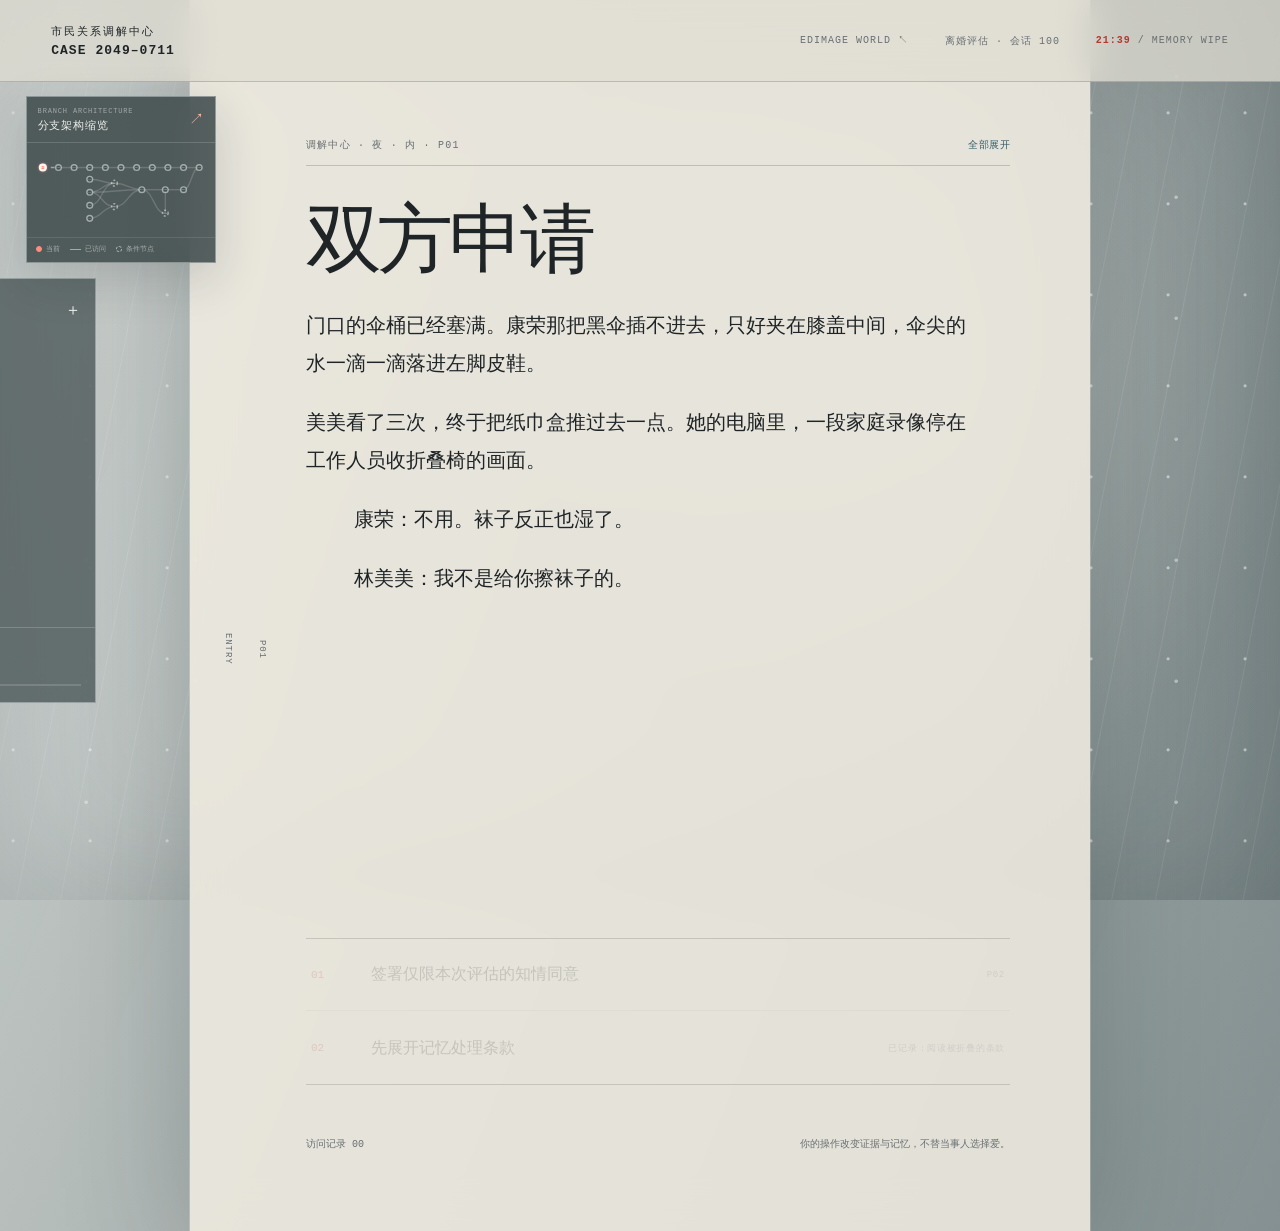
<file: love/index.html>
<!doctype html>
<html lang="zh-CN">
  <head>
    <meta charset="UTF-8" />
    <meta name="viewport" content="width=device-width, initial-scale=1.0" />
    <meta name="theme-color" content="#d8d2c8" />
    <meta name="description" content="《爱情万岁》互动影游：十次关系模拟，一次不可代替的决定。" />
    <title>爱情万岁｜EDIMAGE WORLD</title>
    <link rel="stylesheet" href="./styles.css" />
  </head>
  <body>
    <div class="rain" aria-hidden="true"></div>
    <div class="glass" aria-hidden="true"></div>

    <aside class="branch-atlas" id="branchAtlas" aria-label="分支架构缩览图">
      <button class="atlas-head" id="atlasToggle" type="button" aria-expanded="false">
        <span><small>BRANCH ARCHITECTURE</small><strong>分支架构缩览</strong></span>
        <i aria-hidden="true">↗</i>
      </button>
      <div class="atlas-viewport">
        <svg id="branchGraph" viewBox="0 0 660 300" role="img" aria-label="从申请、十次实验到四个结局的分支结构"></svg>
      </div>
      <div class="atlas-foot"><span><i class="atlas-dot current"></i>当前</span><span><i class="atlas-line active"></i>已访问</span><span><i class="atlas-dot locked"></i>条件节点</span></div>
    </aside>

    <aside class="experiment-map" id="experimentMap" aria-label="实验进程">
      <button class="map-head" id="mapToggle" type="button" aria-expanded="false">
        <span class="map-pulse" aria-hidden="true"></span>
        <span><small>RELATIONSHIP TEST</small><strong id="mapTitle">会话 100</strong></span>
        <i>＋</i>
      </button>
      <ol id="mapList" class="map-list"></ol>
      <div class="map-detail" id="mapDetail"></div>
    </aside>

    <header class="masthead">
      <button class="case-mark" id="resetButton" type="button" aria-label="重新开始">
        <span>市民关系调解中心</span>
        <strong>CASE 2049–0711</strong>
      </button>
      <div class="session-meta">
        <a href="/">EDIMAGE WORLD ↖</a>
        <span id="sessionLabel">离婚评估 · 待处理</span>
        <span><b id="clock">21:40</b> / MEMORY WIPE</span>
      </div>
    </header>

    <main class="reader">
      <div class="rail" aria-hidden="true">
        <span id="nodeCode">P01</span>
        <i></i>
        <span id="roundCode">ENTRY</span>
      </div>

      <article class="scene" id="scene" aria-live="polite">
        <div class="scene-kicker"><span id="location">调解中心 · 夜 · 内</span><button id="revealAll" type="button">全部展开</button></div>
        <h1 id="title">载入申请</h1>
        <div class="scene-body" id="body"></div>
      </article>

      <nav class="choices" id="choices" aria-label="可执行操作"></nav>

      <footer class="reader-foot">
        <button id="logButton" type="button">访问记录 <span id="logCount">00</span></button>
        <p>你的操作改变证据与记忆，不替当事人选择爱。</p>
      </footer>
    </main>

    <section class="log-panel" id="logPanel" aria-hidden="true">
      <div class="log-head"><p>SESSION 100 / ACCESS LOG</p><button id="logClose" type="button" aria-label="关闭">×</button></div>
      <ol id="logList"></ol>
    </section>

    <dialog id="resetDialog">
      <form method="dialog">
        <p class="dialog-code">RESET SESSION 100</p>
        <h2>清除本次访问记录？</h2>
        <p>这只会重置浏览器中的本次体验，不会替故事中的人物清除记忆。</p>
        <div><button value="cancel">保留</button><button value="confirm">重新开始</button></div>
      </form>
    </dialog>

    <noscript>本互动影游需要 JavaScript 才能运行。</noscript>
    <script type="module" src="./app.js"></script>
  </body>
</html>
</file>
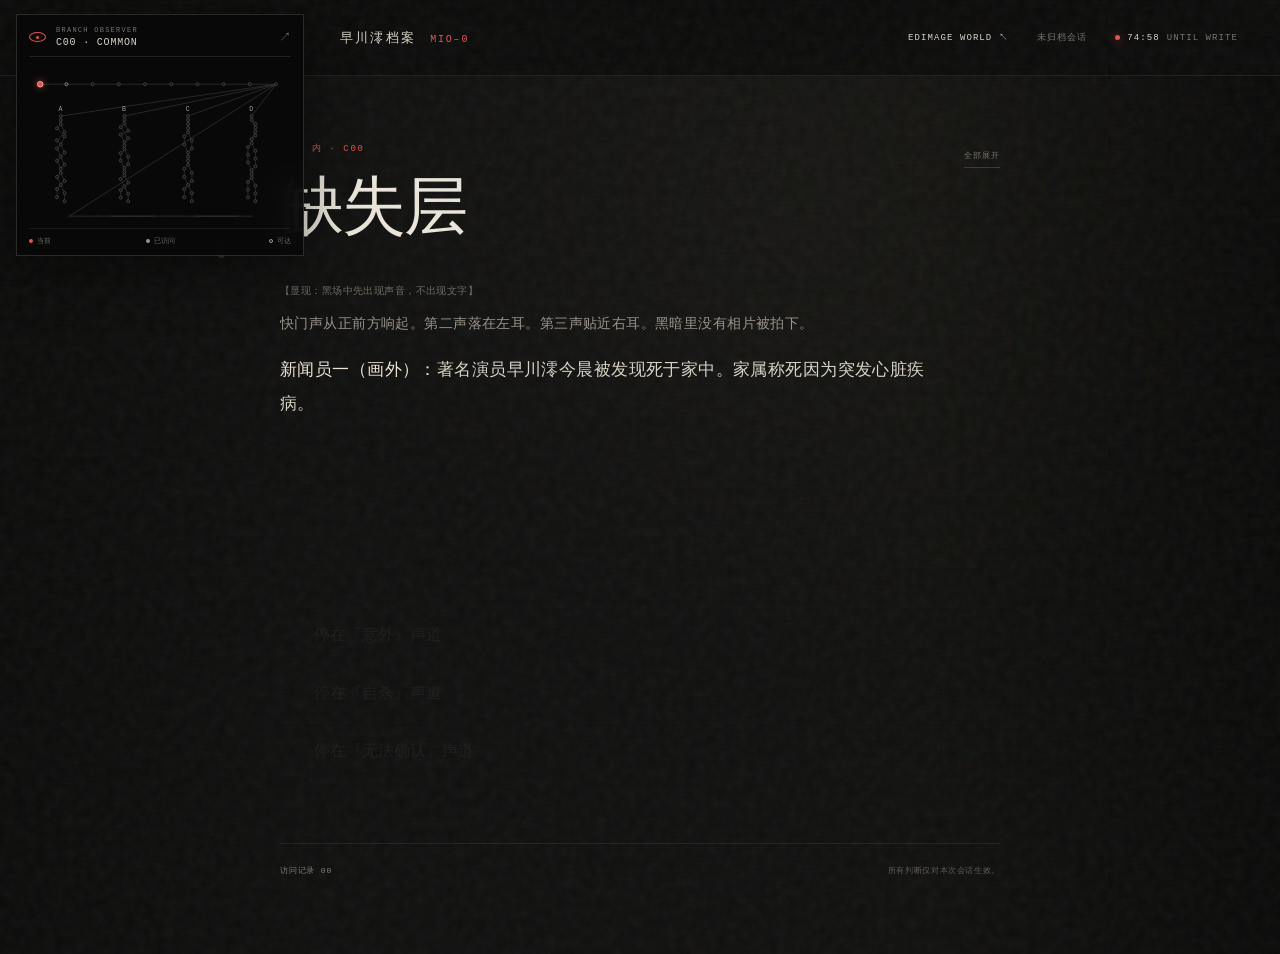
<file: mio/index.html>
<!doctype html>
<html lang="zh-CN">
  <head>
    <meta charset="UTF-8" />
    <meta name="viewport" content="width=device-width, initial-scale=1.0" />
    <meta name="theme-color" content="#10100f" />
    <title>关于澪的一切｜EDIMAGE WORLD</title>
    <link rel="stylesheet" href="./styles.css" />
  </head>
  <body>
    <div class="grain" aria-hidden="true"></div>

    <aside class="branch-monitor" id="branchMonitor" aria-label="分支观测器">
      <button class="monitor-head" id="monitorToggle" aria-expanded="false">
        <span class="monitor-eye" aria-hidden="true"></span>
        <span>
          <small>BRANCH OBSERVER</small>
          <strong id="monitorNode">C00 · ENTRY</strong>
        </span>
        <i>↗</i>
      </button>
      <svg id="branchGraph" viewBox="0 0 280 164" role="img" aria-label="当前剧情分支图"></svg>
      <div class="monitor-foot">
        <span><b class="dot current"></b>当前</span>
        <span><b class="dot visited"></b>已访问</span>
        <span><b class="dot available"></b>可达</span>
      </div>
      <div class="monitor-detail" id="monitorDetail"></div>
    </aside>

    <header class="masthead">
      <a class="wordmark" href="#" id="resetLink" aria-label="重新开始">
        <span>早川澪档案</span>
        <em>MIO–0</em>
      </a>
      <div class="session-meta">
        <a class="edimage-return" href="/">EDIMAGE WORLD ↖</a>
        <span id="routeLabel">未归档会话</span>
        <span class="countdown"><i></i><b id="countdown">45:00</b> UNTIL WRITE</span>
      </div>
    </header>

    <main class="reader" id="reader">
      <div class="chapter-index" aria-hidden="true">
        <span id="nodeIndex">C00</span>
        <span class="hairline"></span>
        <span id="progressIndex">001 / 115</span>
      </div>

      <article class="scene" id="scene" aria-live="polite">
        <p class="eyebrow" id="sceneEyebrow">缺失层 · 夜 · 内</p>
        <button class="reveal-control" id="revealControl" type="button">全部展开</button>
        <h1 id="sceneTitle">载入档案</h1>
        <div class="scene-body" id="sceneBody">
          <p>正在读取 MIO–0。</p>
        </div>
      </article>

      <nav class="choices" id="choices" aria-label="剧情选择"></nav>

      <footer class="reader-foot">
        <button id="historyToggle" class="text-button">访问记录 <span id="historyCount">00</span></button>
        <p>所有判断仅对本次会话生效。</p>
      </footer>
    </main>

    <section class="history-panel" id="historyPanel" aria-hidden="true">
      <div class="history-head">
        <p>ACCESS LOG / 本次访问记录</p>
        <button id="historyClose" aria-label="关闭访问记录">×</button>
      </div>
      <ol id="historyList"></ol>
    </section>

    <section class="exit-screen" id="exitScreen" aria-hidden="true">
      <p>SESSION CLOSED</p>
      <h2>你已经离开。</h2>
      <div>
        <button data-exit-action="resume">恢复体验</button>
        <button data-exit-action="log">查看退出日志</button>
      </div>
    </section>

    <noscript>本原型需要 JavaScript 才能运行。</noscript>
    <script type="module" src="./app-v04.js"></script>
  </body>
</html>
</file>
<file: love/styles.css>
:root {
  --paper: #d8d2c8;
  --paper-bright: #eee9df;
  --ink: #1f2527;
  --muted: #687073;
  --red: #b5382e;
  --blue: #355b69;
  --line: rgba(31, 37, 39, 0.2);
  --sans: "Helvetica Neue", "PingFang SC", "Noto Sans CJK SC", sans-serif;
  --serif: "Songti SC", "STSong", "Noto Serif CJK SC", Georgia, serif;
  --mono: "SFMono-Regular", Menlo, Monaco, monospace;
}
* { box-sizing: border-box; }
html { min-height: 100%; background: #7d8585; }
body { min-height: 100vh; margin: 0; color: var(--ink); font-family: var(--serif); background: linear-gradient(112deg, rgba(220,224,220,.78), rgba(129,142,143,.72)), radial-gradient(circle at 72% 30%, #d6d7d1 0 2%, transparent 32%), #8c9696; overflow-x: hidden; }
button, a { color: inherit; font: inherit; }
button { cursor: pointer; }
.rain, .glass { position: fixed; inset: 0; pointer-events: none; }
.rain { opacity: .25; background: repeating-linear-gradient(101deg, transparent 0 15px, rgba(255,255,255,.48) 16px, transparent 17px 43px); animation: rain 9s linear infinite; }
.glass { background: radial-gradient(circle at 17% 24%, rgba(255,255,255,.52) 0 1px, transparent 2px), radial-gradient(circle at 79% 63%, rgba(255,255,255,.42) 0 1.5px, transparent 2px), linear-gradient(90deg, rgba(255,255,255,.16), transparent 25%, transparent 76%, rgba(15,29,32,.12)); background-size: 77px 91px, 109px 121px, auto; box-shadow: inset 0 0 12vw rgba(26,41,44,.18); }
@keyframes rain { to { transform: translate3d(-60px, 70px, 0); } }
.masthead { position: fixed; z-index: 10; top: 0; left: 0; right: 0; height: 82px; display: flex; align-items: center; justify-content: space-between; gap: 24px; padding: 0 clamp(18px,4vw,62px); border-bottom: 1px solid var(--line); background: rgba(225,221,211,.74); backdrop-filter: blur(18px); }
.case-mark { border: 0; padding: 0; text-align: left; background: none; }
.case-mark span, .case-mark strong { display: block; }
.case-mark span { margin-bottom: 4px; font: 11px var(--sans); letter-spacing: .18em; }
.case-mark strong { font: 700 13px var(--mono); letter-spacing: .08em; }
.session-meta { display: flex; align-items: center; gap: clamp(12px,2.8vw,36px); color: var(--muted); font: 10px var(--mono); letter-spacing: .1em; text-transform: uppercase; }
.session-meta a { text-decoration: none; border-bottom: 1px solid transparent; }
.session-meta a:hover { border-color: currentColor; }
.session-meta b { color: var(--red); font-weight: 600; }
.reader { position: relative; z-index: 2; width: min(900px, calc(100% - 40px)); min-height: 100vh; margin: 0 auto; padding: 138px 80px 70px 116px; background: rgba(239,235,225,.87); box-shadow: 0 0 0 1px rgba(255,255,255,.22), 0 28px 120px rgba(20,31,33,.22); backdrop-filter: blur(22px); }
.rail { position: absolute; top: 151px; left: 33px; bottom: 84px; width: 44px; display: flex; flex-direction: column; align-items: center; gap: 12px; color: var(--muted); font: 9px var(--mono); letter-spacing: .1em; writing-mode: vertical-rl; }
.rail i { width: 1px; flex: 1; background: linear-gradient(var(--red), var(--line)); }
.scene { transition: opacity .18s ease, transform .18s ease; }
.scene.leaving { opacity: 0; transform: translateY(8px); }
.scene-kicker { display: flex; justify-content: space-between; align-items: center; gap: 20px; padding-bottom: 13px; border-bottom: 1px solid var(--line); color: var(--muted); font: 10px var(--mono); letter-spacing: .12em; text-transform: uppercase; }
.scene-kicker button { border: 0; padding: 0; color: var(--blue); background: none; font: inherit; letter-spacing: .05em; }
.scene h1 { max-width: 700px; margin: 36px 0 30px; font-size: clamp(36px,7vw,76px); font-weight: 400; letter-spacing: -.06em; line-height: .98; }
.scene-body { max-width: 660px; min-height: 280px; font-size: clamp(17px,2vw,20px); line-height: 1.9; }
.line { opacity: 0; transform: translateY(5px); margin: 0 0 1.05em; transition: opacity .4s ease, transform .4s ease; }
.line.shown { opacity: 1; transform: none; }
.line.dialogue { margin-left: 2.4em; }
.line.system { padding: 11px 0 11px 18px; border-left: 2px solid var(--red); color: var(--blue); font-family: var(--sans); font-size: .82em; letter-spacing: .03em; }
.choices { display: grid; gap: 1px; margin-top: 46px; border-top: 1px solid var(--ink); border-bottom: 1px solid var(--ink); transition: opacity .25s ease; }
.choices.locked { opacity: .16; pointer-events: none; }
.choice { min-height: 72px; display: grid; grid-template-columns: 46px 1fr auto; align-items: center; gap: 14px; padding: 12px 5px; border: 0; border-bottom: 1px solid var(--line); text-align: left; background: transparent; transition: padding .2s ease, background .2s ease; }
.choice:last-child { border-bottom: 0; }
.choice:hover, .choice:focus-visible { padding-left: 14px; outline: 0; background: rgba(181,56,46,.07); }
.choice b { color: var(--red); font: 11px var(--mono); }
.choice span { font-size: 16px; }
.choice small { color: var(--muted); font: 9px var(--mono); letter-spacing: .08em; text-transform: uppercase; }
.reader-foot { display: flex; justify-content: space-between; gap: 30px; align-items: center; margin-top: 42px; color: var(--muted); font: 10px var(--sans); }
.reader-foot button { border: 0; padding: 0; background: none; font-family: var(--mono); text-transform: uppercase; }
.branch-atlas { position: fixed; z-index: 14; top: 96px; left: clamp(12px,2vw,28px); width: 190px; color: #eef0eb; border: 1px solid rgba(255,255,255,.36); background: rgba(54,67,68,.82); box-shadow: 0 16px 45px rgba(21,30,32,.16); backdrop-filter: blur(18px); overflow: hidden; transition: width .38s cubic-bezier(.2,.8,.2,1), background .3s ease, box-shadow .3s ease; }
.branch-atlas.expanded { width: min(620px,calc(100vw - 56px)); background: rgba(43,55,57,.96); box-shadow: 0 28px 90px rgba(15,23,25,.38); }
.atlas-head { width: 100%; min-height: 46px; display: flex; align-items: center; justify-content: space-between; gap: 12px; padding: 8px 11px; border: 0; border-bottom: 1px solid rgba(255,255,255,.16); color: inherit; text-align: left; background: transparent; }
.atlas-head small, .atlas-head strong { display: block; }
.atlas-head small { opacity: .52; font: 7px var(--mono); letter-spacing: .12em; }
.atlas-head strong { margin-top: 3px; font: 11px var(--sans); font-weight: 500; letter-spacing: .08em; }
.atlas-head i { color: #ffad9f; font: normal 15px var(--mono); transition: transform .3s ease; }
.branch-atlas.expanded .atlas-head i { transform: rotate(180deg); }
.atlas-viewport { height: 94px; padding: 7px 8px 5px; transition: height .38s cubic-bezier(.2,.8,.2,1), padding .3s ease; }
.branch-atlas.expanded .atlas-viewport { height: 286px; padding: 14px 16px 8px; }
.atlas-viewport svg { display: block; width: 100%; height: 100%; overflow: visible; }
.branch-edge { fill: none; stroke: rgba(239,240,235,.19); stroke-width: 1.4; vector-effect: non-scaling-stroke; }
.branch-edge.active { stroke: #f28a78; stroke-width: 2.2; }
.branch-edge.available { stroke: rgba(255,255,255,.46); stroke-dasharray: 4 4; }
.branch-node circle { fill: #435456; stroke: rgba(238,240,235,.55); stroke-width: 1.4; vector-effect: non-scaling-stroke; }
.branch-node text { fill: rgba(238,240,235,.64); font: 8px var(--mono); text-anchor: middle; dominant-baseline: central; pointer-events: none; }
.branch-node.visited circle { fill: #cf6758; stroke: #ffd3ca; }
.branch-node.current circle { fill: #ff8d7b; stroke: #fff4ef; stroke-width: 2.4; filter: drop-shadow(0 0 5px rgba(255,141,123,.7)); }
.branch-node.current text { fill: #fff; font-weight: 700; }
.branch-node.conditional circle { fill: transparent; stroke-dasharray: 2 2; }
.branch-node.ending circle { rx: 2px; }
.atlas-foot { min-height: 25px; display: flex; align-items: center; gap: 10px; padding: 5px 9px 7px; border-top: 1px solid rgba(255,255,255,.1); color: rgba(238,240,235,.56); font: 7px var(--mono); white-space: nowrap; }
.atlas-foot span { display: inline-flex; align-items: center; gap: 4px; }
.atlas-dot { width: 6px; height: 6px; display: inline-block; border: 1px solid currentColor; border-radius: 50%; }
.atlas-dot.current { color: #ff8d7b; background: currentColor; }
.atlas-dot.locked { border-style: dashed; }
.atlas-line { width: 11px; height: 1px; display: inline-block; background: #f28a78; }
.experiment-map { position: fixed; z-index: 12; top: 278px; left: clamp(14px,3vw,42px); width: 244px; border: 1px solid rgba(255,255,255,.36); background: rgba(65,77,78,.72); color: #eef0eb; backdrop-filter: blur(18px); transform: translateX(calc(-100% + 58px)); transition: transform .35s cubic-bezier(.2,.8,.2,1); }
.experiment-map.expanded { transform: none; }
.map-head { width: 100%; height: 62px; display: grid; grid-template-columns: 16px 1fr auto; align-items: center; gap: 10px; border: 0; padding: 0 14px; text-align: left; color: inherit; background: transparent; }
.map-head small, .map-head strong { display: block; }
.map-head small { opacity: .55; font: 8px var(--mono); letter-spacing: .15em; }
.map-head strong { margin-top: 3px; font: 12px var(--sans); }
.map-head i { font-style: normal; transition: transform .3s ease; }
.expanded .map-head i { transform: rotate(45deg); }
.map-pulse { width: 7px; height: 7px; border-radius: 50%; background: #e35a4c; box-shadow: 0 0 0 5px rgba(227,90,76,.12); }
.map-list { margin: 0; padding: 4px 14px 12px; list-style: none; }
.map-list li { display: grid; grid-template-columns: 9px 24px 1fr; gap: 8px; align-items: center; min-height: 27px; opacity: .32; font: 9px var(--mono); }
.map-list li.done, .map-list li.current { opacity: 1; }
.map-list li i { width: 5px; height: 5px; border: 1px solid currentColor; border-radius: 50%; }
.map-list li.done i { background: currentColor; }
.map-list li.current { color: #ffb7a9; }
.map-list li b { font-weight: 400; overflow: hidden; text-overflow: ellipsis; white-space: nowrap; }
.map-detail { padding: 12px 14px 16px; border-top: 1px solid rgba(255,255,255,.18); font: 9px var(--mono); line-height: 1.6; }
.map-detail p { margin: 0 0 4px; }
.progress { height: 2px; margin-top: 11px; background: rgba(255,255,255,.15); }
.progress i { display: block; height: 100%; background: #ff8d7b; }
.log-panel { position: fixed; z-index: 20; top: 0; right: 0; width: min(430px,100%); height: 100vh; padding: 28px; color: var(--paper-bright); background: rgba(32,40,42,.95); backdrop-filter: blur(22px); transform: translateX(100%); transition: transform .35s ease; }
.log-panel.open { transform: none; }
.log-head { display: flex; justify-content: space-between; align-items: center; border-bottom: 1px solid rgba(255,255,255,.2); font: 10px var(--mono); letter-spacing: .1em; }
.log-head button { border: 0; color: inherit; background: none; font-size: 25px; }
.log-panel ol { padding: 18px 0; list-style: none; }
.log-panel li { display: grid; gap: 5px; padding: 12px 0; border-bottom: 1px solid rgba(255,255,255,.1); font: 12px var(--sans); }
.log-panel li b { color: #ffb7a9; font: 9px var(--mono); }
dialog { width: min(460px,calc(100% - 36px)); border: 1px solid var(--line); padding: 0; color: var(--ink); background: var(--paper-bright); box-shadow: 0 28px 100px rgba(0,0,0,.3); }
dialog::backdrop { background: rgba(25,33,35,.54); backdrop-filter: blur(8px); }
dialog form { padding: 34px; }
dialog h2 { margin: 10px 0 12px; font-size: 28px; font-weight: 400; }
dialog p { line-height: 1.7; }
.dialog-code { color: var(--red); font: 9px var(--mono); letter-spacing: .12em; }
dialog form > div { display: flex; justify-content: flex-end; gap: 9px; margin-top: 24px; }
dialog button { border: 1px solid var(--line); padding: 9px 16px; background: transparent; }
@media (max-width: 760px) {
  .masthead { height: 72px; }
  .masthead { padding-inline: 18px; }
  .session-meta { margin-left: auto; }
  .session-meta a { display: none; }
  .session-meta span:not(:last-child) { display: none; }
  .session-meta span:last-child { max-width: 80px; overflow: hidden; white-space: nowrap; font-size: 0; }
  .session-meta span:last-child b { font-size: 10px; }
  .session-meta span:last-child::after { content: ""; }
  .reader { width: 100%; max-width: 100vw; padding: 198px 64px 54px 22px; overflow: hidden; }
  .rail { display: none; }
  .scene, .scene-body, .choices { width: calc(100vw - 86px); min-width: 0; max-width: calc(100vw - 86px); }
  .line { width: auto; max-width: calc(100vw - 86px); white-space: normal; overflow-wrap: anywhere; word-break: break-all; }
  .line.dialogue { max-width: calc(100vw - 86px - 1.45em); margin-left: 1.45em; }
  .scene h1 { margin-top: 28px; }
  .scene-body { min-height: 250px; }
  .branch-atlas { top: 82px; left: 8px; width: 132px; }
  .branch-atlas.expanded { width: calc(100vw - 16px); }
  .atlas-head { min-height: 40px; padding: 7px 9px; }
  .atlas-head small { display: none; }
  .atlas-head strong { margin: 0; font-size: 10px; }
  .atlas-viewport { height: 55px; padding: 5px 7px; }
  .branch-atlas.expanded .atlas-viewport { height: min(48vh,260px); padding: 12px 10px 6px; }
  .atlas-foot { display: none; }
  .branch-atlas.expanded .atlas-foot { display: flex; }
  .experiment-map { top: auto; right: 8px; bottom: 14px; left: auto; max-height: calc(100vh - 96px); overflow-y: auto; transform: translateX(calc(100% - 48px)); }
  .experiment-map.expanded { transform: none; }
  .choice { grid-template-columns: 30px 1fr; }
  .choice small { display: none; }
  .reader-foot p { max-width: 190px; text-align: right; }
}
@media (prefers-reduced-motion: reduce) { *, *::before, *::after { animation: none !important; scroll-behavior: auto !important; transition-duration: .01ms !important; } }
</file>
<file: mio/styles.css>
:root {
  --ink: #d9d4c8;
  --muted: #77746c;
  --faint: #31312e;
  --paper: #10100f;
  --paper-deep: #090909;
  --red: #b02e2a;
  --red-bright: #e1544e;
  --green: #8fa48c;
  --serif: "Yu Mincho", "Hiragino Mincho ProN", "Songti SC", "STSong", serif;
  --mono: "SFMono-Regular", Menlo, Monaco, Consolas, monospace;
}

* {
  box-sizing: border-box;
}

html {
  color-scheme: dark;
  background: var(--paper-deep);
}

body {
  margin: 0;
  min-height: 100vh;
  color: var(--ink);
  background:
    radial-gradient(circle at 62% 20%, rgba(125, 111, 81, 0.055), transparent 30rem),
    linear-gradient(90deg, #0c0c0b 0, var(--paper) 26%, #11110f 72%, #0b0b0a 100%);
  font-family: var(--serif);
  overflow-x: hidden;
}

body::before {
  content: "";
  position: fixed;
  inset: 0;
  pointer-events: none;
  background: repeating-linear-gradient(
    to bottom,
    transparent 0,
    transparent 3px,
    rgba(255, 255, 255, 0.009) 4px
  );
  mix-blend-mode: screen;
  z-index: 20;
}

.grain {
  position: fixed;
  inset: -40%;
  z-index: 19;
  pointer-events: none;
  opacity: 0.16;
  background-image: url("data:image/svg+xml,%3Csvg viewBox='0 0 180 180' xmlns='http://www.w3.org/2000/svg'%3E%3Cfilter id='n'%3E%3CfeTurbulence type='fractalNoise' baseFrequency='.9' numOctaves='3' stitchTiles='stitch'/%3E%3C/filter%3E%3Crect width='100%25' height='100%25' filter='url(%23n)' opacity='.32'/%3E%3C/svg%3E");
  animation: grain 0.24s steps(2) infinite;
}

@keyframes grain {
  0% { transform: translate(0, 0); }
  25% { transform: translate(2%, -3%); }
  50% { transform: translate(-3%, 2%); }
  75% { transform: translate(3%, 4%); }
  100% { transform: translate(-2%, -1%); }
}

button,
a {
  color: inherit;
  font: inherit;
}

button {
  cursor: pointer;
}

.masthead {
  position: fixed;
  inset: 0 0 auto 0;
  height: 76px;
  z-index: 10;
  display: flex;
  align-items: center;
  justify-content: space-between;
  padding: 0 42px 0 340px;
  border-bottom: 1px solid rgba(217, 212, 200, 0.09);
  background: linear-gradient(to bottom, rgba(12, 12, 11, 0.98), rgba(12, 12, 11, 0.88));
  backdrop-filter: blur(8px);
}

.wordmark {
  display: flex;
  align-items: baseline;
  gap: 14px;
  text-decoration: none;
  letter-spacing: 0.14em;
}

.wordmark span {
  font-size: 13px;
}

.wordmark em {
  color: var(--red-bright);
  font: 10px var(--mono);
  letter-spacing: 0.18em;
}

.session-meta {
  display: flex;
  align-items: center;
  gap: 28px;
  color: var(--muted);
  font: 9px var(--mono);
  letter-spacing: 0.12em;
  text-transform: uppercase;
}

.edimage-return {
  color: var(--ink);
  text-decoration: none;
  transition: color 180ms ease, text-shadow 180ms ease;
}

.edimage-return:hover,
.edimage-return:focus-visible {
  color: var(--red-bright);
  outline: none;
  text-shadow: 0 0 12px rgba(225, 84, 78, 0.4);
}

.countdown {
  display: flex;
  align-items: center;
  gap: 7px;
}

.countdown i {
  width: 5px;
  height: 5px;
  border-radius: 50%;
  background: var(--red-bright);
  box-shadow: 0 0 10px var(--red);
  animation: pulse 1.7s ease-in-out infinite;
}

.countdown b {
  color: var(--ink);
  font-weight: 500;
}

@keyframes pulse {
  50% { opacity: 0.25; }
}

.branch-monitor {
  position: fixed;
  top: 14px;
  left: 16px;
  z-index: 30;
  width: 288px;
  padding: 11px 12px 9px;
  background: rgba(8, 8, 8, 0.92);
  border: 1px solid rgba(217, 212, 200, 0.17);
  box-shadow: 0 14px 50px rgba(0, 0, 0, 0.42);
  backdrop-filter: blur(14px);
  transition: width 280ms ease, background 280ms ease;
}

.branch-monitor.expanded {
  width: min(640px, calc(100vw - 32px));
  background: rgba(8, 8, 8, 0.98);
}

.monitor-head {
  display: grid;
  width: 100%;
  grid-template-columns: 18px 1fr auto;
  align-items: center;
  gap: 9px;
  padding: 0 0 8px;
  color: var(--ink);
  background: none;
  border: 0;
  border-bottom: 1px solid rgba(217, 212, 200, 0.12);
  text-align: left;
}

.monitor-head small,
.monitor-head strong {
  display: block;
  font-family: var(--mono);
}

.monitor-head small {
  color: var(--muted);
  font-size: 7px;
  letter-spacing: 0.18em;
}

.monitor-head strong {
  margin-top: 3px;
  font-size: 10px;
  font-weight: 500;
  letter-spacing: 0.08em;
}

.monitor-head i {
  color: var(--muted);
  font: normal 12px var(--mono);
  transition: transform 240ms ease;
}

.expanded .monitor-head i {
  transform: rotate(180deg);
}

.monitor-eye {
  position: relative;
  width: 17px;
  height: 10px;
  border: 1px solid var(--red-bright);
  border-radius: 50%;
}

.monitor-eye::after {
  content: "";
  position: absolute;
  left: 6px;
  top: 3px;
  width: 3px;
  height: 3px;
  border-radius: 50%;
  background: var(--red-bright);
  box-shadow: 0 0 7px var(--red-bright);
}

#branchGraph {
  display: block;
  width: 100%;
  height: 164px;
  margin-top: 7px;
  overflow: visible;
  transition: height 280ms ease;
}

.expanded #branchGraph {
  height: 340px;
}

.graph-edge {
  fill: none;
  stroke: #353532;
  stroke-width: 0.7;
  vector-effect: non-scaling-stroke;
}

.graph-edge.visited {
  stroke: #756f65;
}

.graph-node {
  fill: #11110f;
  stroke: #4a4944;
  stroke-width: 0.8;
  vector-effect: non-scaling-stroke;
  transition: fill 180ms ease, stroke 180ms ease;
}

.graph-node.visited {
  fill: #817b6e;
  stroke: #aaa395;
}

.graph-node.available {
  fill: #151b15;
  stroke: var(--green);
}

.graph-node.current {
  fill: var(--red-bright);
  stroke: #ffc0b8;
  filter: drop-shadow(0 0 4px rgba(225, 84, 78, 0.8));
}

.graph-label {
  fill: #76736b;
  font: 5px var(--mono);
  letter-spacing: 0.04em;
  pointer-events: none;
}

.graph-route-label {
  fill: #a19c91;
  font: 7px var(--mono);
  letter-spacing: 0.12em;
}

.monitor-foot {
  display: flex;
  justify-content: space-between;
  padding-top: 7px;
  color: #6b6963;
  border-top: 1px solid rgba(217, 212, 200, 0.08);
  font: 7px var(--mono);
}

.monitor-foot span {
  display: inline-flex;
  align-items: center;
  gap: 4px;
}

.dot {
  width: 4px;
  height: 4px;
  border-radius: 50%;
  background: #4a4944;
}

.dot.current { background: var(--red-bright); }
.dot.visited { background: #9b9487; }
.dot.available { border: 1px solid var(--green); background: transparent; }

.monitor-detail {
  display: none;
  grid-template-columns: repeat(5, 1fr);
  gap: 8px;
  margin-top: 10px;
  color: #8c887e;
  font: 8px/1.5 var(--mono);
}

.expanded .monitor-detail {
  display: grid;
}

.monitor-detail div {
  border-top: 1px solid #34332f;
  padding-top: 6px;
}

.monitor-detail b {
  display: block;
  color: var(--ink);
  font-weight: 500;
}

.monitor-detail .runtime-state {
  grid-column: 1 / -1;
  color: #68655e;
  overflow-wrap: anywhere;
}

.reader {
  position: relative;
  width: min(760px, calc(100vw - 80px));
  min-height: 100vh;
  margin: 0 auto;
  padding: 142px 20px 70px;
}

.chapter-index {
  position: absolute;
  top: 146px;
  right: calc(100% + 48px);
  display: flex;
  align-items: center;
  gap: 10px;
  width: 112px;
  color: #625f58;
  font: 8px var(--mono);
  letter-spacing: 0.08em;
  transform: rotate(-90deg);
  transform-origin: right top;
}

.hairline {
  width: 42px;
  height: 1px;
  background: #3b3a36;
}

.scene {
  min-height: 420px;
  opacity: 1;
  transform: translateY(0);
  transition: opacity 220ms ease, transform 220ms ease;
}

.scene.leaving {
  opacity: 0;
  transform: translateY(7px);
}

.eyebrow {
  margin: 0 0 18px;
  color: var(--red-bright);
  font: 9px var(--mono);
  letter-spacing: 0.18em;
  text-transform: uppercase;
}

.reveal-control {
  float: right;
  margin-top: -30px;
  padding: 7px 0 6px;
  color: #77736a;
  background: transparent;
  border: 0;
  border-bottom: 1px solid #383630;
  font: 8px var(--mono);
  letter-spacing: 0.12em;
}

.reveal-control:hover:not(:disabled) {
  color: var(--ink);
  border-color: var(--red-bright);
}

.reveal-control:disabled {
  cursor: default;
  opacity: 0.45;
}

.scene h1 {
  max-width: 680px;
  margin: 0 0 42px;
  color: #ebe6db;
  font-size: clamp(34px, 5vw, 68px);
  font-weight: 400;
  line-height: 1.06;
  letter-spacing: -0.035em;
}

.scene-body {
  max-width: 660px;
  font-size: 17px;
  line-height: 2;
  letter-spacing: 0.025em;
}

.scene-body p {
  margin: 0 0 1.15em;
}

.scene-body .reveal-line {
  max-height: 0;
  margin: 0;
  overflow: hidden;
  opacity: 0;
  transform: translateY(9px);
  overflow-wrap: anywhere;
  word-break: break-word;
  transition:
    opacity 520ms ease,
    transform 520ms ease,
    max-height 620ms ease,
    margin 420ms ease;
}

.scene-body .reveal-line.visible {
  max-height: 32rem;
  margin: 0 0 1.15em;
  opacity: 1;
  transform: translateY(0);
}

.scene-body .direction {
  color: #989389;
  font-size: 14px;
  line-height: 1.85;
}

.scene-body .speaker {
  color: #eee7d8;
}

.scene-body .system {
  padding-left: 16px;
  color: #a7b6a2;
  border-left: 1px solid #465244;
  font: 11px/1.8 var(--mono);
  letter-spacing: 0.05em;
}

.scene-body .note {
  color: #6e6b64;
  font: 10px/1.7 var(--mono);
}

.choices {
  display: grid;
  gap: 0;
  margin-top: 36px;
  border-top: 1px solid rgba(217, 212, 200, 0.15);
}

.choices.locked {
  pointer-events: none;
  opacity: 0.08;
  transform: translateY(8px);
}

.choices {
  transition: opacity 480ms ease, transform 480ms ease;
}

.choice {
  position: relative;
  width: 100%;
  padding: 18px 54px 18px 0;
  color: #aaa59a;
  background: transparent;
  border: 0;
  border-bottom: 1px solid rgba(217, 212, 200, 0.1);
  text-align: left;
  transition: color 180ms ease, padding-left 180ms ease, background 180ms ease;
}

.choice::before {
  content: attr(data-key);
  display: inline-block;
  width: 34px;
  color: #5f5b54;
  font: 8px var(--mono);
  vertical-align: 2px;
}

.choice::after {
  content: "→";
  position: absolute;
  right: 4px;
  color: var(--red-bright);
  opacity: 0;
  transform: translateX(-8px);
  transition: opacity 180ms ease, transform 180ms ease;
}

.choice:hover,
.choice:focus-visible {
  padding-left: 8px;
  color: #f0eadd;
  outline: none;
  background: linear-gradient(90deg, rgba(176, 46, 42, 0.06), transparent 65%);
}

.choice:hover::after,
.choice:focus-visible::after {
  opacity: 1;
  transform: translateX(0);
}

.choice .destination {
  float: right;
  margin-top: 4px;
  color: #56534d;
  font: 7px var(--mono);
  letter-spacing: 0.1em;
}

.reader-foot {
  display: flex;
  align-items: center;
  justify-content: space-between;
  margin-top: 70px;
  padding-top: 13px;
  color: #5d5a54;
  border-top: 1px solid rgba(217, 212, 200, 0.08);
  font: 8px var(--mono);
  letter-spacing: 0.08em;
}

.text-button {
  padding: 0;
  color: #817d73;
  background: none;
  border: 0;
  letter-spacing: 0.1em;
}

.history-panel {
  position: fixed;
  inset: 0 0 0 auto;
  z-index: 40;
  width: min(420px, 100vw);
  padding: 26px;
  overflow-y: auto;
  background: rgba(12, 12, 11, 0.98);
  border-left: 1px solid #292824;
  transform: translateX(102%);
  transition: transform 260ms ease;
}

.history-panel.open {
  transform: translateX(0);
}

.history-head {
  display: flex;
  align-items: center;
  justify-content: space-between;
  color: #827e75;
  font: 9px var(--mono);
}

.history-head button {
  color: #88847a;
  background: none;
  border: 0;
  font: 20px var(--mono);
}

#historyList {
  margin: 35px 0 0;
  padding: 0 0 0 28px;
}

#historyList li {
  margin-bottom: 22px;
  padding-left: 8px;
  color: #8d887e;
  font-size: 13px;
  line-height: 1.7;
}

#historyList li::marker {
  color: var(--red-bright);
  font: 8px var(--mono);
}

#historyList b {
  display: block;
  color: #d4cec2;
  font: 9px var(--mono);
}

.exit-screen {
  position: fixed;
  inset: 0;
  z-index: 50;
  display: none;
  place-content: center;
  padding: 40px;
  background: #080808;
  text-align: center;
}

.exit-screen.open {
  display: grid;
}

.exit-screen p {
  color: var(--red-bright);
  font: 9px var(--mono);
  letter-spacing: 0.25em;
}

.exit-screen h2 {
  margin: 24px 0 48px;
  font-size: clamp(40px, 8vw, 90px);
  font-weight: 400;
}

.exit-screen div {
  display: flex;
  justify-content: center;
  gap: 28px;
}

.exit-screen button {
  padding: 12px 0;
  color: #aaa59a;
  background: none;
  border: 0;
  border-bottom: 1px solid #4c4943;
}

.exit-screen button:hover {
  color: white;
  border-color: var(--red-bright);
}

@media (max-width: 900px) {
  .masthead {
    padding: 0 24px;
    height: 58px;
  }

  .wordmark span,
  .session-meta > span:first-child {
    display: none;
  }

  .branch-monitor {
    top: 68px;
    left: 12px;
    width: 210px;
  }

  #branchGraph {
    height: 118px;
  }

  .branch-monitor:not(.expanded) .monitor-foot {
    display: none;
  }

  .reader {
    width: min(100%, 680px);
    padding: 264px 24px 60px;
  }

  .chapter-index {
    display: none;
  }

  .scene h1 {
    margin-bottom: 30px;
  }
}

@media (max-width: 520px) {
  .branch-monitor {
    right: 12px;
    width: auto;
  }

  .branch-monitor:not(.expanded) #branchGraph {
    height: 86px;
  }

  .branch-monitor.expanded {
    width: calc(100vw - 24px);
  }

  .masthead {
    align-items: center;
  }

  .reader {
    padding-top: 224px;
  }

  .scene-body {
    font-size: 16px;
    line-height: 1.9;
    overflow-wrap: anywhere;
  }

  .monitor-detail {
    grid-template-columns: repeat(2, 1fr);
  }
}

@media (prefers-reduced-motion: reduce) {
  *, *::before, *::after {
    animation: none !important;
    transition: none !important;
  }
}
</file>
